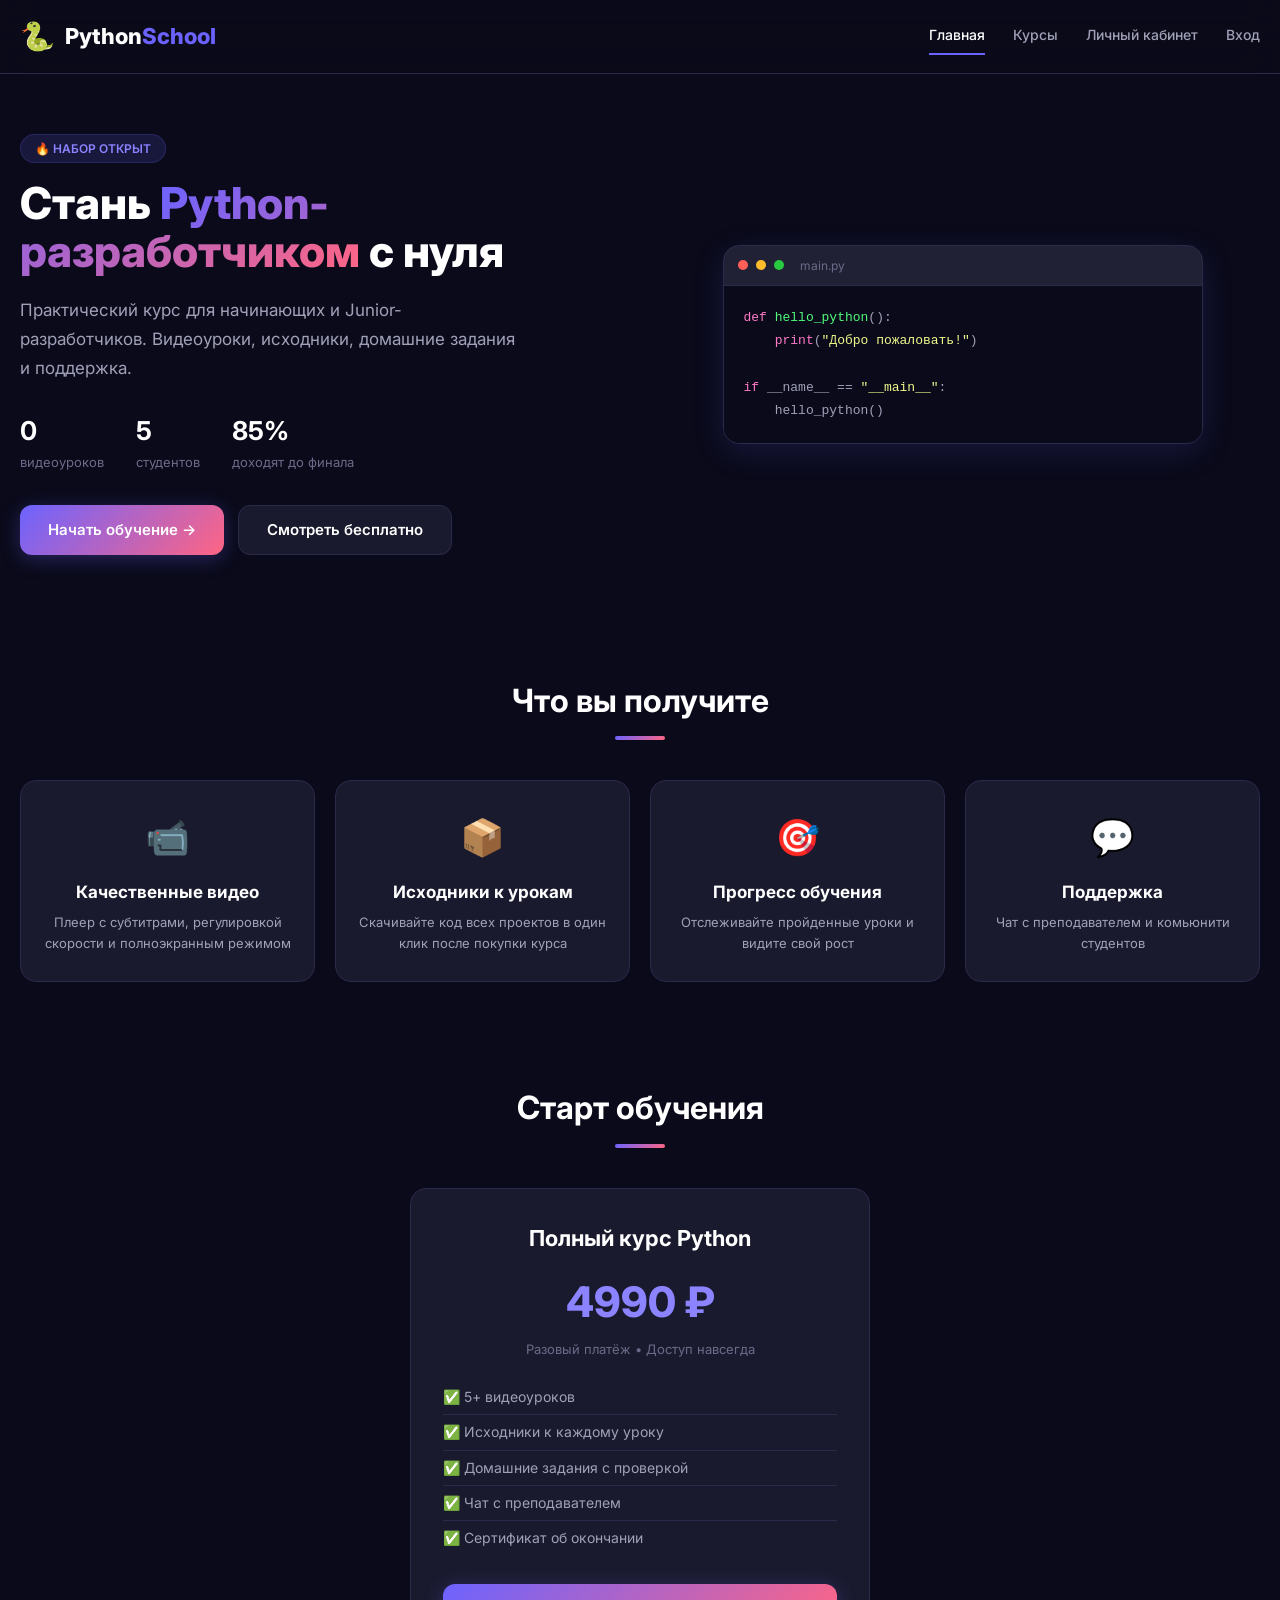
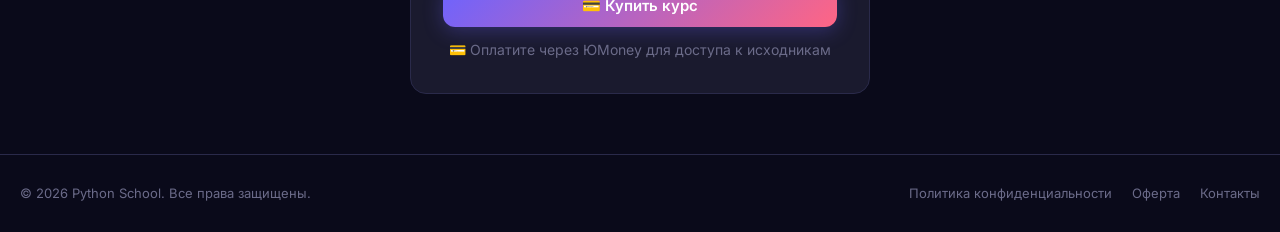
<file: my-twitch-clone/index.html>
<!DOCTYPE html>
<html lang="ru">
<head>
    <meta charset="UTF-8">
    <meta name="viewport" content="width=device-width, initial-scale=1.0">
    <title>Python School — Онлайн-школа программирования</title>
    <link rel="stylesheet" href="style.css">
    <link href="https://fonts.googleapis.com/css2?family=Inter:wght@300;400;600;700;800&display=swap" rel="stylesheet">
</head>
<body>
    <header class="header">
        <div class="container">
            <div class="header-wrapper">
                <div class="logo">
                    <span class="logo-icon">🐍</span>
                    <span class="logo-text">Python<span class="highlight">School</span></span>
                </div>
                <nav class="nav" id="mainNav">
                    <a href="index.html" class="active">Главная</a>
                    <a href="course.html">Курсы</a>
                    <a href="dashboard.html">Личный кабинет</a>
                    <a href="#" id="authLink" onclick="toggleAuth()">Вход</a>
                </nav>
                <button class="mobile-menu-btn" onclick="toggleMobileMenu()">☰</button>
            </div>
        </div>
    </header>

    <section class="hero">
        <div class="container">
            <div class="hero-grid">
                <div class="hero-content">
                    <div class="hero-badge">🔥 НАБОР ОТКРЫТ</div>
                    <h1>Стань <span class="gradient-text">Python-разработчиком</span> с нуля</h1>
                    <p class="hero-description">
                        Практический курс для начинающих и Junior-разработчиков. 
                        Видеоуроки, исходники, домашние задания и поддержка.
                    </p>
                    <div class="hero-stats">
                        <div class="stat">
                            <span class="stat-number" id="totalLessons">0</span>
                            <span class="stat-label">видеоуроков</span>
                        </div>
                        <div class="stat">
                            <span class="stat-number" id="totalStudents">0</span>
                            <span class="stat-label">студентов</span>
                        </div>
                        <div class="stat">
                            <span class="stat-number">85%</span>
                            <span class="stat-label">доходят до финала</span>
                        </div>
                    </div>
                    <div class="hero-buttons">
                        <a href="course.html" class="btn btn-primary">Начать обучение →</a>
                        <a href="course.html" class="btn btn-secondary">Смотреть бесплатно</a>
                    </div>
                </div>
                <div class="hero-image">
                    <div class="code-block">
                        <div class="code-header">
                            <span class="dot red"></span>
                            <span class="dot yellow"></span>
                            <span class="dot green"></span>
                            <span class="code-title">main.py</span>
                        </div>
                        <div class="code-body">
                            <pre><span class="code-keyword">def</span> <span class="code-function">hello_python</span>():<br>    <span class="code-keyword">print</span>(<span class="code-string">"Добро пожаловать!"</span>)<br><br><span class="code-keyword">if</span> __name__ == <span class="code-string">"__main__"</span>:<br>    hello_python()</pre>
                        </div>
                    </div>
                </div>
            </div>
        </div>
    </section>

    <section class="features">
        <div class="container">
            <h2 class="section-title">Что вы получите</h2>
            <div class="features-grid">
                <div class="feature-card">
                    <div class="feature-icon">📹</div>
                    <h3>Качественные видео</h3>
                    <p>Плеер с субтитрами, регулировкой скорости и полноэкранным режимом</p>
                </div>
                <div class="feature-card">
                    <div class="feature-icon">📦</div>
                    <h3>Исходники к урокам</h3>
                    <p>Скачивайте код всех проектов в один клик после покупки курса</p>
                </div>
                <div class="feature-card">
                    <div class="feature-icon">🎯</div>
                    <h3>Прогресс обучения</h3>
                    <p>Отслеживайте пройденные уроки и видите свой рост</p>
                </div>
                <div class="feature-card">
                    <div class="feature-icon">💬</div>
                    <h3>Поддержка</h3>
                    <p>Чат с преподавателем и комьюнити студентов</p>
                </div>
            </div>
        </div>
    </section>

    <section class="pricing">
        <div class="container">
            <h2 class="section-title">Старт обучения</h2>
            <div class="pricing-card">
                <div class="pricing-header">
                    <h3>Полный курс Python</h3>
                    <div class="price" id="coursePrice">4 990 ₽</div>
                    <p class="price-sub">Разовый платёж • Доступ навсегда</p>
                </div>
                <ul class="pricing-features">
                    <li>✅ 5+ видеоуроков</li>
                    <li>✅ Исходники к каждому уроку</li>
                    <li>✅ Домашние задания с проверкой</li>
                    <li>✅ Чат с преподавателем</li>
                    <li>✅ Сертификат об окончании</li>
                </ul>
                <button class="btn btn-primary btn-block" onclick="purchaseCourse()">💳 Купить курс</button>
                <div id="paymentStatus" style="margin-top:12px;font-size:14px;color:var(--text-muted);"></div>
            </div>
        </div>
    </section>

    <footer class="footer">
        <div class="container">
            <div class="footer-content">
                <div class="footer-copy">
                    <p>© 2026 Python School. Все права защищены.</p>
                </div>
                <div class="footer-links">
                    <a href="#">Политика конфиденциальности</a>
                    <a href="#">Оферта</a>
                    <a href="#">Контакты</a>
                </div>
            </div>
        </div>
    </footer>

    <!-- Модалка входа -->
    <div class="modal" id="authModal">
        <div class="modal-content">
            <span class="modal-close" onclick="closeAuthModal()">&times;</span>
            <h2>🔐 Вход в систему</h2>
            <form id="loginForm" onsubmit="handleLogin(event)">
                <div class="form-group">
                    <label>Email</label>
                    <input type="email" id="loginEmail" placeholder="student@python.school" required>
                </div>
                <div class="form-group">
                    <label>Пароль</label>
                    <input type="password" id="loginPassword" placeholder="••••••••" required>
                </div>
                <button type="submit" class="btn btn-primary btn-block">Войти</button>
                <p class="form-hint">
                    👤 Студент: student@python.school / python123<br>
                    👤 Админ: admin@python.school / admin123
                </p>
            </form>
        </div>
    </div>

    <!-- Модалка оплаты ЮMoney -->
    <div class="modal" id="paymentModal">
        <div class="modal-content">
            <span class="modal-close" onclick="closePaymentModal()">&times;</span>
            <h2>💳 Оплата через ЮMoney</h2>
            <div id="paymentModalContent">
                <p>Вы оплачиваете курс: <strong>Python для начинающих</strong></p>
                <p style="font-size:28px;font-weight:700;color:var(--primary-light);" id="paymentAmount">4 990 ₽</p>
                <div style="background:var(--bg-dark);padding:16px;border-radius:10px;margin:16px 0;text-align:left;">
                    <p style="font-size:13px;color:var(--text-secondary);">💳 Для оплаты переведите сумму на кошелёк ЮMoney:</p>
                    <p style="font-size:18px;font-weight:600;color:var(--primary-light);">4100111111111111</p>
                    <p style="font-size:12px;color:var(--text-muted);margin-top:4px;">В комментарии укажите ваш email</p>
                </div>
                <button class="btn btn-success btn-block" onclick="processPayment()">
                    ✅ Я оплатил(а), проверить
                </button>
                <p style="font-size:12px;color:var(--text-muted);margin-top:12px;">
                    🔒 После оплаты нажмите "Проверить" — доступ откроется автоматически
                </p>
            </div>
        </div>
    </div>

    <script src="app.js"></script>
</body>
</html>
</file>
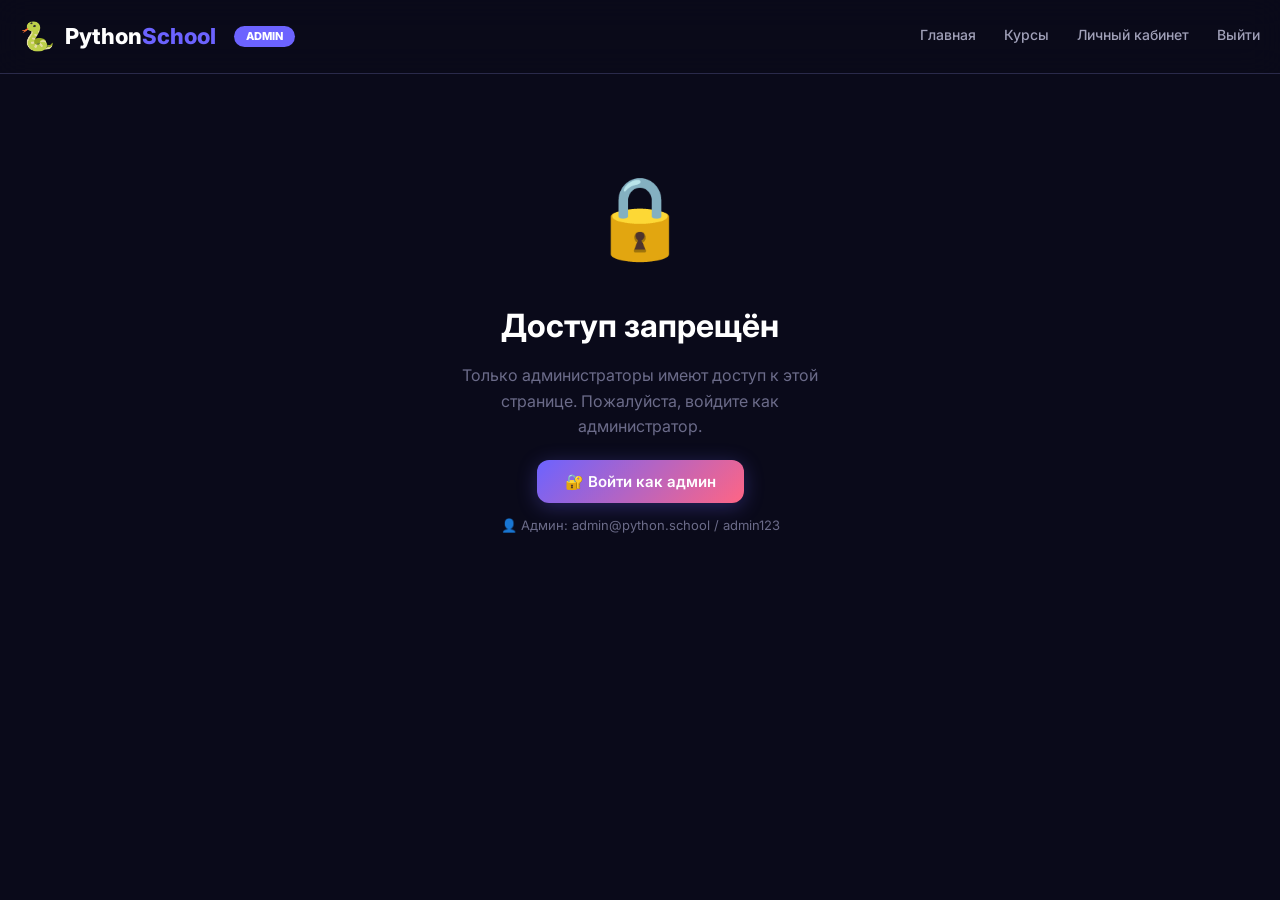
<file: my-twitch-clone/admin.html>
<!DOCTYPE html>
<html lang="ru">
<head>
    <meta charset="UTF-8">
    <meta name="viewport" content="width=device-width, initial-scale=1.0">
    <title>Админ-панель — Python School</title>
    <link rel="stylesheet" href="style.css">
    <link href="https://fonts.googleapis.com/css2?family=Inter:wght@300;400;600;700;800&display=swap" rel="stylesheet">
    <style>
        .admin-container {
            display: grid;
            grid-template-columns: 240px 1fr;
            gap: 0;
            min-height: calc(100vh - 80px);
        }
        .admin-sidebar {
            background: var(--bg-card);
            border-right: 1px solid var(--border-color);
            padding: 20px 0;
            position: sticky;
            top: 80px;
            height: calc(100vh - 80px);
            overflow-y: auto;
        }
        .admin-sidebar .sidebar-title {
            padding: 0 20px 16px;
            font-size: 12px;
            text-transform: uppercase;
            letter-spacing: 1px;
            color: var(--text-muted);
            font-weight: 600;
        }
        .admin-sidebar .nav-item {
            display: flex;
            align-items: center;
            gap: 10px;
            padding: 10px 20px;
            color: var(--text-secondary);
            cursor: pointer;
            transition: var(--transition);
            border-left: 3px solid transparent;
            font-size: 14px;
        }
        .admin-sidebar .nav-item:hover {
            background: rgba(255,255,255,0.03);
            color: var(--text-primary);
        }
        .admin-sidebar .nav-item.active {
            color: var(--text-primary);
            border-left-color: var(--primary);
            background: rgba(108,99,255,0.08);
        }
        .admin-sidebar .nav-item .badge {
            margin-left: auto;
            background: var(--primary);
            color: white;
            font-size: 11px;
            padding: 2px 10px;
            border-radius: 12px;
            font-weight: 600;
        }
        .admin-content {
            padding: 30px 36px;
            background: var(--bg-dark);
        }
        .admin-content .page-title {
            font-size: 26px;
            font-weight: 700;
            margin-bottom: 4px;
        }
        .admin-content .page-subtitle {
            color: var(--text-muted);
            margin-bottom: 28px;
            font-size: 14px;
        }
        .admin-table-wrapper {
            background: var(--bg-card);
            border-radius: var(--radius);
            border: 1px solid var(--border-color);
            overflow: hidden;
        }
        .admin-table {
            width: 100%;
            border-collapse: collapse;
            font-size: 14px;
        }
        .admin-table th {
            padding: 14px 18px;
            text-align: left;
            font-weight: 600;
            font-size: 12px;
            text-transform: uppercase;
            letter-spacing: 0.5px;
            color: var(--text-muted);
            border-bottom: 1px solid var(--border-color);
            background: rgba(255,255,255,0.02);
        }
        .admin-table td {
            padding: 12px 18px;
            border-bottom: 1px solid var(--border-color);
        }
        .admin-table tr:hover td {
            background: rgba(255,255,255,0.02);
        }
        .status-badge {
            padding: 4px 12px;
            border-radius: 12px;
            font-size: 12px;
            font-weight: 600;
            display: inline-block;
        }
        .status-badge.paid { background: rgba(76,175,80,0.15); color: #4CAF50; }
        .status-badge.unpaid { background: rgba(255,101,132,0.15); color: #FF6584; }
        .status-badge.pending { background: rgba(255,193,7,0.15); color: #FFC107; }
        .stats-grid {
            display: grid;
            grid-template-columns: repeat(auto-fit, minmax(180px, 1fr));
            gap: 16px;
            margin-bottom: 28px;
        }
        .stat-card {
            background: var(--bg-card);
            padding: 18px 22px;
            border-radius: var(--radius);
            border: 1px solid var(--border-color);
        }
        .stat-card .stat-value {
            font-size: 28px;
            font-weight: 700;
        }
        .stat-card .stat-label {
            color: var(--text-muted);
            font-size: 13px;
            margin-top: 2px;
        }
        .admin-form {
            background: var(--bg-card);
            padding: 28px;
            border-radius: var(--radius);
            border: 1px solid var(--border-color);
            max-width: 580px;
        }
        .admin-form .form-group { margin-bottom: 16px; }
        .admin-form .form-group label {
            display: block;
            margin-bottom: 4px;
            font-weight: 500;
            font-size: 14px;
        }
        .admin-form .form-group input,
        .admin-form .form-group textarea,
        .admin-form .form-group select {
            width: 100%;
            padding: 10px 14px;
            background: var(--bg-dark);
            border: 1px solid var(--border-color);
            border-radius: 10px;
            color: var(--text-primary);
            font-size: 14px;
            font-family: 'Inter', sans-serif;
        }
        .admin-form .form-group input:focus,
        .admin-form .form-group textarea:focus {
            outline: none;
            border-color: var(--primary);
            box-shadow: 0 0 0 3px rgba(108,99,255,0.15);
        }
        .admin-form .form-row {
            display: grid;
            grid-template-columns: 1fr 1fr;
            gap: 14px;
        }
        .admin-section { display: none; }
        .admin-section.active { display: block; }
        .btn-sm { padding: 4px 12px; font-size: 12px; }
        .btn-danger { background: rgba(255,101,132,0.1); color: #FF6584; }
        .btn-danger:hover { background: rgba(255,101,132,0.2); }
        
        .access-denied {
            display: flex;
            flex-direction: column;
            align-items: center;
            justify-content: center;
            min-height: 60vh;
            text-align: center;
        }
        .access-denied .lock-icon { font-size: 80px; margin-bottom: 20px; }
        .access-denied h1 { font-size: 32px; margin-bottom: 12px; }
        .access-denied p { color: var(--text-muted); font-size: 16px; max-width: 400px; }

        /* Preview видео в админке */
        .video-preview {
            max-width: 200px;
            border-radius: 8px;
            border: 1px solid var(--border-color);
        }
        
        @media (max-width: 1024px) {
            .admin-container { grid-template-columns: 1fr; }
            .admin-sidebar {
                position: static;
                height: auto;
                border-right: none;
                border-bottom: 1px solid var(--border-color);
                display: flex;
                flex-wrap: wrap;
                gap: 4px;
                padding: 12px 16px;
            }
            .admin-sidebar .sidebar-title { display: none; }
            .admin-sidebar .nav-item { padding: 6px 14px; border-left: none; border-radius: 8px; font-size: 13px; }
            .admin-sidebar .nav-item.active { border-left: none; background: var(--primary); color: white; }
            .admin-content { padding: 16px; }
            .admin-form .form-row { grid-template-columns: 1fr; }
        }
        @media (max-width: 600px) {
            .admin-table { font-size: 12px; }
            .admin-table th, .admin-table td { padding: 8px 10px; }
            .stats-grid { grid-template-columns: 1fr 1fr; }
            .admin-form { padding: 16px; }
        }
    </style>
</head>
<body>
    <header class="header">
        <div class="container">
            <div class="header-wrapper">
                <div class="logo">
                    <span class="logo-icon">🐍</span>
                    <span class="logo-text">Python<span class="highlight">School</span></span>
                    <span style="font-size:11px;background:var(--primary);padding:2px 12px;border-radius:12px;margin-left:8px;">ADMIN</span>
                </div>
                <nav class="nav" id="mainNav">
                    <a href="index.html">Главная</a>
                    <a href="course.html">Курсы</a>
                    <a href="dashboard.html">Личный кабинет</a>
                    <a href="#" onclick="logout()">Выйти</a>
                </nav>
                <button class="mobile-menu-btn" onclick="toggleMobileMenu()">☰</button>
            </div>
        </div>
    </header>

    <div id="adminContent" style="display:none;">
        <div class="admin-container">
            <aside class="admin-sidebar">
                <div class="sidebar-title">📋 Меню</div>
                <div class="nav-item active" onclick="switchAdminSection('dashboard')">📊 Панель</div>
                <div class="nav-item" onclick="switchAdminSection('students')">👨‍🎓 Студенты <span class="badge" id="studentsBadge">0</span></div>
                <div class="nav-item" onclick="switchAdminSection('courses')">📚 Курсы <span class="badge" id="coursesBadge">0</span></div>
                <div class="nav-item" onclick="switchAdminSection('videos')">🎬 Видео <span class="badge" id="videosBadge">0</span></div>
                <div class="nav-item" onclick="switchAdminSection('files')">📦 Исходники <span class="badge" id="filesBadge">0</span></div>
                <div class="nav-item" onclick="switchAdminSection('payments')">💳 Оплаты <span class="badge" id="paymentsBadge">0</span></div>
                <div class="nav-item" onclick="switchAdminSection('settings')">⚙️ Настройки</div>
                <div class="nav-item" onclick="exportData()" style="border-top:1px solid var(--border-color);margin-top:8px;padding-top:12px;">📤 Экспорт</div>
            </aside>

            <main class="admin-content">
                <!-- DASHBOARD -->
                <div class="admin-section active" id="section-dashboard">
                    <h1 class="page-title">📊 Панель управления</h1>
                    <p class="page-subtitle">Общая статистика платформы</p>
                    <div class="stats-grid" id="statsGrid">
                        <div class="stat-card"><div class="stat-value" id="statStudents">0</div><div class="stat-label">👨‍🎓 Студентов</div></div>
                        <div class="stat-card"><div class="stat-value" id="statPaid">0</div><div class="stat-label">💰 Оплатили</div></div>
                        <div class="stat-card"><div class="stat-value" id="statLessons">0</div><div class="stat-label">📹 Уроков</div></div>
                        <div class="stat-card"><div class="stat-value" id="statRevenue">0 ₽</div><div class="stat-label">💵 Выручка</div></div>
                    </div>
                    <div style="display:grid;grid-template-columns:1fr 1fr;gap:20px;">
                        <div class="admin-table-wrapper">
                            <div style="padding:12px 18px;border-bottom:1px solid var(--border-color);font-weight:600;font-size:14px;">🕐 Последние студенты</div>
                            <table class="admin-table"><tbody id="recentStudentsBody"></tbody></table>
                        </div>
                        <div class="admin-table-wrapper">
                            <div style="padding:12px 18px;border-bottom:1px solid var(--border-color);font-weight:600;font-size:14px;">🎬 Последние видео</div>
                            <table class="admin-table"><tbody id="recentVideosBody"></tbody></table>
                        </div>
                    </div>
                </div>

                <!-- STUDENTS -->
                <div class="admin-section" id="section-students">
                    <div style="display:flex;justify-content:space-between;align-items:center;flex-wrap:wrap;gap:12px;margin-bottom:20px;">
                        <div><h1 class="page-title" style="margin-bottom:0;">👨‍🎓 Студенты</h1></div>
                        <button class="btn btn-primary" onclick="addStudent()">+ Добавить</button>
                    </div>
                    <div class="admin-table-wrapper">
                        <table class="admin-table">
                            <thead><tr><th>#</th><th>Имя</th><th>Email</th><th>Курс</th><th>Оплата</th><th>Прогресс</th><th>Действия</th></tr></thead>
                            <tbody id="studentsBody"></tbody>
                        </table>
                    </div>
                </div>

                <!-- COURSES -->
                <div class="admin-section" id="section-courses">
                    <div style="display:flex;justify-content:space-between;align-items:center;flex-wrap:wrap;gap:12px;margin-bottom:20px;">
                        <div><h1 class="page-title" style="margin-bottom:0;">📚 Курсы</h1></div>
                        <button class="btn btn-primary" onclick="document.getElementById('addCourseForm').style.display='block';document.getElementById('addCourseForm').scrollIntoView({behavior:'smooth'});">+ Создать</button>
                    </div>
                    <div class="admin-table-wrapper">
                        <table class="admin-table">
                            <thead><tr><th>Название</th><th>Цена</th><th>Уроков</th><th>Студентов</th><th>Действия</th></tr></thead>
                            <tbody id="coursesBody"></tbody>
                        </table>
                    </div>
                    <div id="addCourseForm" style="display:none;margin-top:20px;">
                        <div class="admin-form">
                            <h3 style="margin-bottom:16px;">📚 Новый курс</h3>
                            <form onsubmit="createCourse(event)">
                                <div class="form-group"><label>Название</label><input type="text" id="courseTitle" required></div>
                                <div class="form-group"><label>Описание</label><textarea id="courseDescription" rows="2"></textarea></div>
                                <div class="form-row">
                                    <div class="form-group"><label>Цена (₽)</label><input type="number" id="coursePrice" value="4990"></div>
                                    <div class="form-group"><label>Уровень</label><select id="courseLevel"><option value="0">Начинающий</option><option value="1">Junior</option></select></div>
                                </div>
                                <div style="display:flex;gap:10px;">
                                    <button type="submit" class="btn btn-primary">Создать</button>
                                    <button type="button" class="btn btn-secondary" onclick="document.getElementById('addCourseForm').style.display='none'">Отмена</button>
                                </div>
                            </form>
                        </div>
                    </div>
                </div>

                <!-- VIDEOS - с загрузкой видео -->
                <div class="admin-section" id="section-videos">
                    <div style="display:flex;justify-content:space-between;align-items:center;flex-wrap:wrap;gap:12px;margin-bottom:20px;">
                        <div><h1 class="page-title" style="margin-bottom:0;">🎬 Видео</h1></div>
                        <button class="btn btn-primary" onclick="document.getElementById('addVideoForm').style.display='block';document.getElementById('addVideoForm').scrollIntoView({behavior:'smooth'});">+ Загрузить видео</button>
                    </div>
                    <div class="admin-table-wrapper">
                        <table class="admin-table">
                            <thead><tr><th>Название</th><th>Курс</th><th>Длительность</th><th>Превью</th><th>Действия</th></tr></thead>
                            <tbody id="videosBody"></tbody>
                        </table>
                    </div>
                    <div id="addVideoForm" style="display:none;margin-top:20px;">
                        <div class="admin-form">
                            <h3 style="margin-bottom:16px;">🎬 Загрузить видео</h3>
                            <form onsubmit="createVideo(event)">
                                <div class="form-group">
                                    <label>Название урока</label>
                                    <input type="text" id="videoTitle" required>
                                </div>
                                <div class="form-group">
                                    <label>Курс</label>
                                    <select id="videoCourse"></select>
                                </div>
                                <div class="form-group">
                                    <label>Видеофайл (MP4)</label>
                                    <input type="file" id="videoFile" accept="video/mp4,video/webm,video/ogg" required>
                                    <div style="font-size:12px;color:var(--text-muted);margin-top:4px;">
                                        Поддерживаются: MP4, WebM, OGG. Максимальный размер: 100MB
                                    </div>
                                </div>
                                <div class="form-row">
                                    <div class="form-group">
                                        <label>Длительность (мин)</label>
                                        <input type="number" id="videoDuration" value="15">
                                    </div>
                                    <div class="form-group">
                                        <label>Порядок</label>
                                        <input type="number" id="videoOrder" value="1">
                                    </div>
                                </div>
                                <div style="display:flex;gap:10px;">
                                    <button type="submit" class="btn btn-primary">Загрузить</button>
                                    <button type="button" class="btn btn-secondary" onclick="document.getElementById('addVideoForm').style.display='none'">Отмена</button>
                                </div>
                            </form>
                        </div>
                    </div>
                </div>

                <!-- FILES -->
                <div class="admin-section" id="section-files">
                    <div style="display:flex;justify-content:space-between;align-items:center;flex-wrap:wrap;gap:12px;margin-bottom:20px;">
                        <div><h1 class="page-title" style="margin-bottom:0;">📦 Исходники</h1></div>
                        <button class="btn btn-primary" onclick="document.getElementById('addFileForm').style.display='block';document.getElementById('addFileForm').scrollIntoView({behavior:'smooth'});">+ Загрузить</button>
                    </div>
                    <div class="admin-table-wrapper">
                        <table class="admin-table">
                            <thead><tr><th>Имя</th><th>Урок</th><th>Размер</th><th>Действия</th></tr></thead>
                            <tbody id="filesBody"></tbody>
                        </table>
                    </div>
                    <div id="addFileForm" style="display:none;margin-top:20px;">
                        <div class="admin-form">
                            <h3 style="margin-bottom:16px;">📦 Загрузить файл</h3>
                            <form onsubmit="uploadFile(event)">
                                <div class="form-group"><label>Урок</label><select id="fileLesson"></select></div>
                                <div class="form-group"><label>Название файла</label><input type="text" id="fileName" placeholder="lesson_1_example.py"></div>
                                <div class="form-group"><label>Файл</label><input type="file" id="fileInput" required></div>
                                <div style="display:flex;gap:10px;">
                                    <button type="submit" class="btn btn-primary">Загрузить</button>
                                    <button type="button" class="btn btn-secondary" onclick="document.getElementById('addFileForm').style.display='none'">Отмена</button>
                                </div>
                            </form>
                        </div>
                    </div>
                </div>

                <!-- PAYMENTS -->
                <div class="admin-section" id="section-payments">
                    <h1 class="page-title">💳 Оплаты</h1>
                    <p class="page-subtitle">История транзакций</p>
                    <div class="admin-table-wrapper">
                        <table class="admin-table">
                            <thead><tr><th>#</th><th>Студент</th><th>Курс</th><th>Сумма</th><th>Дата</th><th>Статус</th><th>Действия</th></tr></thead>
                            <tbody id="paymentsBody"></tbody>
                        </table>
                    </div>
                </div>

                <!-- SETTINGS -->
                <div class="admin-section" id="section-settings">
                    <h1 class="page-title">⚙️ Настройки</h1>
                    <p class="page-subtitle">Настройки платформы</p>
                    <div class="admin-form">
                        <h3 style="margin-bottom:16px;">💳 ЮMoney (Яндекс.Деньги)</h3>
                        <form onsubmit="savePaymentSettings(event)">
                            <div class="form-group"><label>Номер кошелька ЮMoney</label>
                                <input type="text" id="yoomoneyWallet" placeholder="4100111111111111">
                            </div>
                            <div class="form-group"><label>Тестовый режим</label>
                                <select id="yoomoneyTestMode">
                                    <option value="true">✅ Включен (автоподтверждение)</option>
                                    <option value="false">❌ Выключен (ручное подтверждение)</option>
                                </select>
                            </div>
                            <button type="submit" class="btn btn-primary">Сохранить</button>
                        </form>
                    </div>
                    <div class="admin-form" style="margin-top:20px;">
                        <h3 style="margin-bottom:16px;">⚙️ Общие</h3>
                        <div class="form-group"><label>Название школы</label><input type="text" id="settingsSchoolName" value="Python School"></div>
                        <div class="form-group"><label>Email администратора</label><input type="email" id="settingsAdminEmail" value="admin@python.school"></div>
                        <div class="form-group"><label>Цена курса (₽)</label><input type="number" id="settingsDefaultPrice" value="4990"></div>
                        <button class="btn btn-primary" onclick="saveSettings()">Сохранить</button>
                    </div>
                </div>
            </main>
        </div>
    </div>

    <div id="accessDenied" style="display:none;">
        <div class="container">
            <div class="access-denied">
                <div class="lock-icon">🔒</div>
                <h1>Доступ запрещён</h1>
                <p>Только администраторы имеют доступ к этой странице. Пожалуйста, войдите как администратор.</p>
                <button class="btn btn-primary" onclick="toggleAuth()" style="margin-top:20px;">🔐 Войти как админ</button>
                <p style="margin-top:12px;font-size:13px;color:var(--text-muted);">
                    👤 Админ: admin@python.school / admin123
                </p>
            </div>
        </div>
    </div>

    <!-- Модалка входа -->
    <div class="modal" id="authModal">
        <div class="modal-content">
            <span class="modal-close" onclick="closeAuthModal()">&times;</span>
            <h2>🔐 Вход в систему</h2>
            <form id="loginForm" onsubmit="handleLogin(event)">
                <div class="form-group">
                    <label>Email</label>
                    <input type="email" id="loginEmail" placeholder="admin@python.school" required>
                </div>
                <div class="form-group">
                    <label>Пароль</label>
                    <input type="password" id="loginPassword" placeholder="••••••••" required>
                </div>
                <button type="submit" class="btn btn-primary btn-block">Войти</button>
                <p class="form-hint">
                    👤 Админ: admin@python.school / admin123<br>
                    👤 Студент: student@python.school / python123
                </p>
            </form>
        </div>
    </div>

    <!-- Модалка редактирования студента -->
    <div class="modal" id="editStudentModal">
        <div class="modal-content">
            <span class="modal-close" onclick="document.getElementById('editStudentModal').classList.remove('active')">&times;</span>
            <h2>✏️ Редактировать студента</h2>
            <form id="editStudentForm" onsubmit="updateStudent(event)">
                <input type="hidden" id="editStudentId">
                <div class="form-group"><label>Имя</label><input type="text" id="editStudentName" required></div>
                <div class="form-group"><label>Email</label><input type="email" id="editStudentEmail" required></div>
                <div class="form-group"><label>Курс</label><select id="editStudentCourse"></select></div>
                <div class="form-group"><label>Оплата</label>
                    <select id="editStudentPaid"><option value="true">✅ Оплачено</option><option value="false">❌ Не оплачено</option></select>
                </div>
                <button type="submit" class="btn btn-primary btn-block">Сохранить</button>
            </form>
        </div>
    </div>

    <script src="app.js"></script>
</body>
</html>
</file>
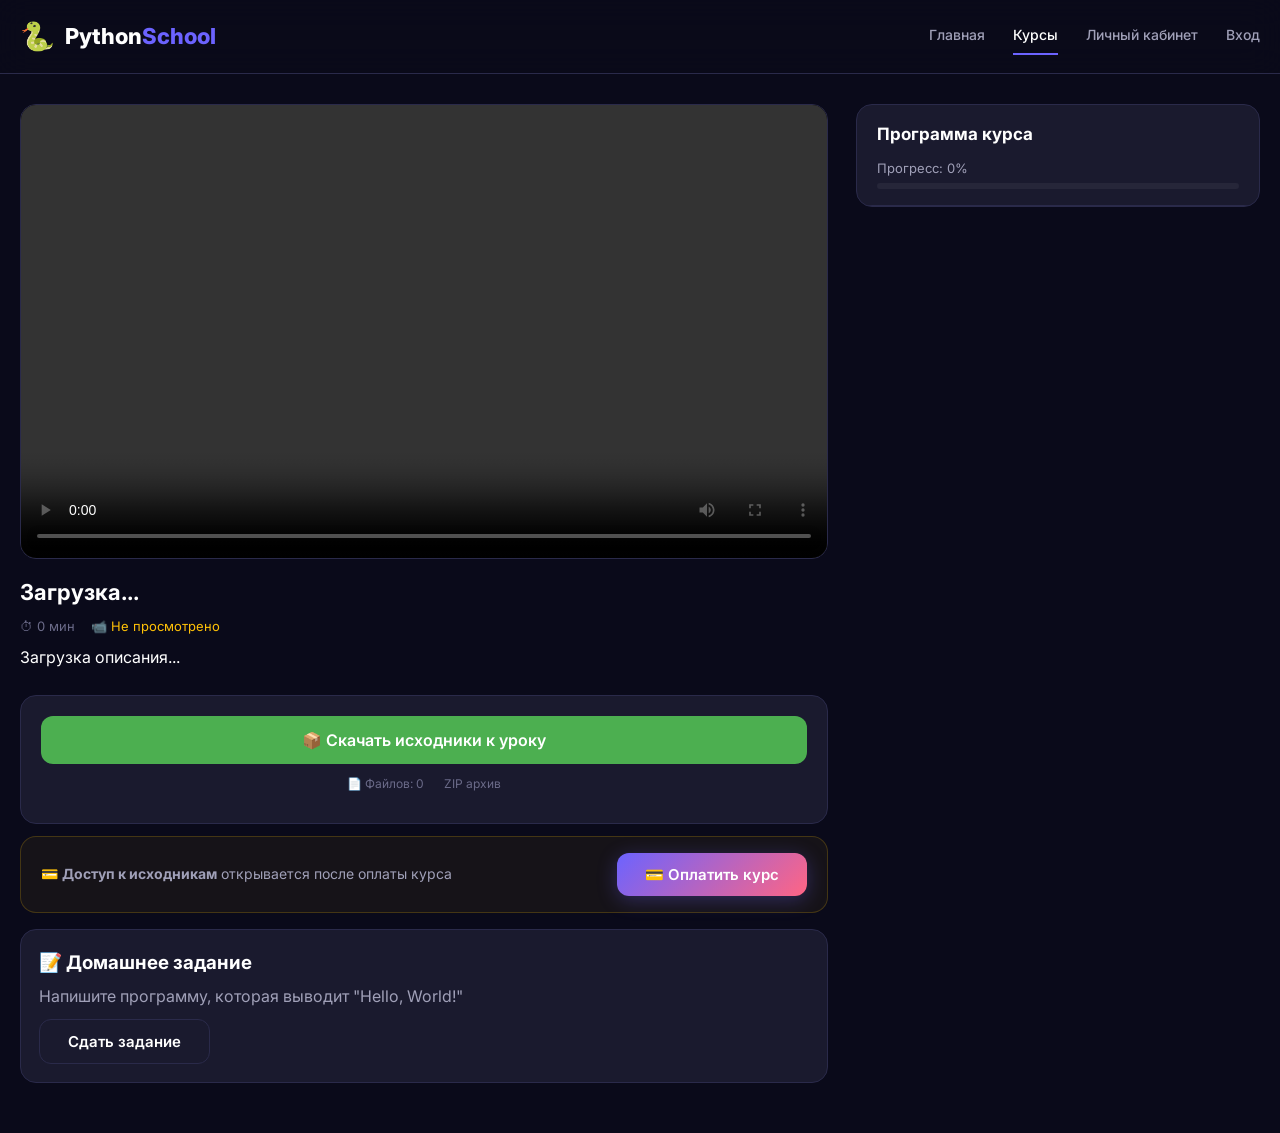
<file: my-twitch-clone/course.html>
<!DOCTYPE html>
<html lang="ru">
<head>
    <meta charset="UTF-8">
    <meta name="viewport" content="width=device-width, initial-scale=1.0">
    <title>Курс Python — Python School</title>
    <link rel="stylesheet" href="style.css">
    <link href="https://fonts.googleapis.com/css2?family=Inter:wght@300;400;600;700;800&display=swap" rel="stylesheet">
</head>
<body>
    <header class="header">
        <div class="container">
            <div class="header-wrapper">
                <div class="logo">
                    <span class="logo-icon">🐍</span>
                    <span class="logo-text">Python<span class="highlight">School</span></span>
                </div>
                <nav class="nav" id="mainNav">
                    <a href="index.html">Главная</a>
                    <a href="course.html" class="active">Курсы</a>
                    <a href="dashboard.html">Личный кабинет</a>
                    <a href="#" id="authLink" onclick="toggleAuth()">Вход</a>
                </nav>
                <button class="mobile-menu-btn" onclick="toggleMobileMenu()">☰</button>
            </div>
        </div>
    </header>

    <section class="course-page">
        <div class="container">
            <div class="course-layout">
                <!-- Левая колонка -->
                <div class="course-video-column">
                    <div class="video-container">
                        <div class="video-wrapper" id="videoWrapper">
                            <video id="courseVideo" controls>
                                <source id="videoSource" src="" type="video/mp4">
                                Ваш браузер не поддерживает видео
                            </video>
                            <div class="video-controls" id="videoControls">
                                <button onclick="togglePlay()" id="playBtn">▶</button>
                                <input type="range" id="progressBar" value="0" min="0" max="100">
                                <span id="timeDisplay">0:00 / 0:00</span>
                                <button onclick="toggleSpeed()" id="speedBtn">1x</button>
                                <button onclick="toggleFullscreen()">⛶</button>
                            </div>
                        </div>
                    </div>

                    <div class="lesson-info">
                        <h2 id="lessonTitle">Загрузка...</h2>
                        <div class="lesson-meta">
                            <span class="lesson-duration" id="lessonDuration">⏱ 0 мин</span>
                            <span class="lesson-status" id="lessonStatus">📹 Не просмотрено</span>
                        </div>
                        <p id="lessonDescription">Загрузка описания...</p>
                    </div>

                    <div class="download-section">
                        <button class="btn btn-success btn-download" id="downloadBtn" onclick="downloadSources()">
                            📦 Скачать исходники к уроку
                        </button>
                        <div class="download-info" id="downloadInfo">
                            <span class="file-size">📄 Файлов: 0</span>
                            <span class="file-format">ZIP архив</span>
                        </div>
                        <div class="download-message" id="downloadMessage"></div>
                    </div>

                    <div class="payment-section" id="paymentSection">
                        <div class="payment-info" id="paymentInfo">
                            <p>💳 <strong>Доступ к исходникам</strong> открывается после оплаты курса</p>
                            <button class="btn btn-primary" onclick="purchaseCourse()">💳 Оплатить курс</button>
                        </div>
                    </div>

                    <div class="homework-section">
                        <h3>📝 Домашнее задание</h3>
                        <p id="homeworkText">Напишите программу, которая выводит "Hello, World!"</p>
                        <button class="btn btn-secondary" onclick="showHomework()">Сдать задание</button>
                    </div>
                </div>

                <!-- Правая колонка -->
                <div class="course-lessons-column">
                    <div class="lessons-panel">
                        <div class="panel-header">
                            <h3>Программа курса</h3>
                            <div class="progress-info">
                                <span>Прогресс: <span id="totalProgress">0</span>%</span>
                                <div class="progress-bar">
                                    <div class="progress-fill" id="progressFill" style="width: 0%"></div>
                                </div>
                            </div>
                        </div>
                        <ul class="lesson-list" id="lessonList"></ul>
                    </div>
                </div>
            </div>
        </div>
    </section>

    <!-- Модалка ДЗ -->
    <div class="modal" id="homeworkModal">
        <div class="modal-content">
            <span class="modal-close" onclick="closeHomeworkModal()">&times;</span>
            <h2>📝 Сдать домашнее задание</h2>
            <form id="homeworkForm" onsubmit="submitHomework(event)">
                <div class="form-group">
                    <label>Загрузите файл (.py или .zip)</label>
                    <input type="file" id="homeworkFile" accept=".py,.zip" required>
                </div>
                <div class="form-group">
                    <label>Комментарий к решению</label>
                    <textarea id="homeworkComment" rows="4" placeholder="Опишите ваше решение..."></textarea>
                </div>
                <button type="submit" class="btn btn-primary btn-block">Отправить на проверку</button>
            </form>
        </div>
    </div>

    <!-- Модалка оплаты -->
    <div class="modal" id="paymentModal">
        <div class="modal-content">
            <span class="modal-close" onclick="closePaymentModal()">&times;</span>
            <h2>💳 Оплата через ЮMoney</h2>
            <div id="paymentModalContent">
                <p>Вы оплачиваете курс: <strong id="paymentCourseName">Python для начинающих</strong></p>
                <p style="font-size:28px;font-weight:700;color:var(--primary-light);" id="paymentAmount">4 990 ₽</p>
                <div style="background:var(--bg-dark);padding:16px;border-radius:10px;margin:16px 0;text-align:left;">
                    <p style="font-size:13px;color:var(--text-secondary);">💳 Для оплаты переведите сумму на кошелёк ЮMoney:</p>
                    <p style="font-size:18px;font-weight:600;color:var(--primary-light);">4100111111111111</p>
                    <p style="font-size:12px;color:var(--text-muted);margin-top:4px;">В комментарии укажите ваш email</p>
                </div>
                <button class="btn btn-success btn-block" onclick="processPayment()">
                    ✅ Я оплатил(а), проверить
                </button>
                <p style="font-size:12px;color:var(--text-muted);margin-top:12px;">
                    🔒 После оплаты нажмите "Проверить" — доступ откроется автоматически
                </p>
            </div>
        </div>
    </div>

    <!-- Модалка входа -->
    <div class="modal" id="authModal">
        <div class="modal-content">
            <span class="modal-close" onclick="closeAuthModal()">&times;</span>
            <h2>🔐 Вход в систему</h2>
            <form id="loginForm" onsubmit="handleLogin(event)">
                <div class="form-group">
                    <label>Email</label>
                    <input type="email" id="loginEmail" placeholder="student@python.school" required>
                </div>
                <div class="form-group">
                    <label>Пароль</label>
                    <input type="password" id="loginPassword" placeholder="••••••••" required>
                </div>
                <button type="submit" class="btn btn-primary btn-block">Войти</button>
                <p class="form-hint">
                    👤 Студент: student@python.school / python123<br>
                    👤 Админ: admin@python.school / admin123
                </p>
            </form>
        </div>
    </div>

    <script src="app.js"></script>
</body>
</html>
</file>
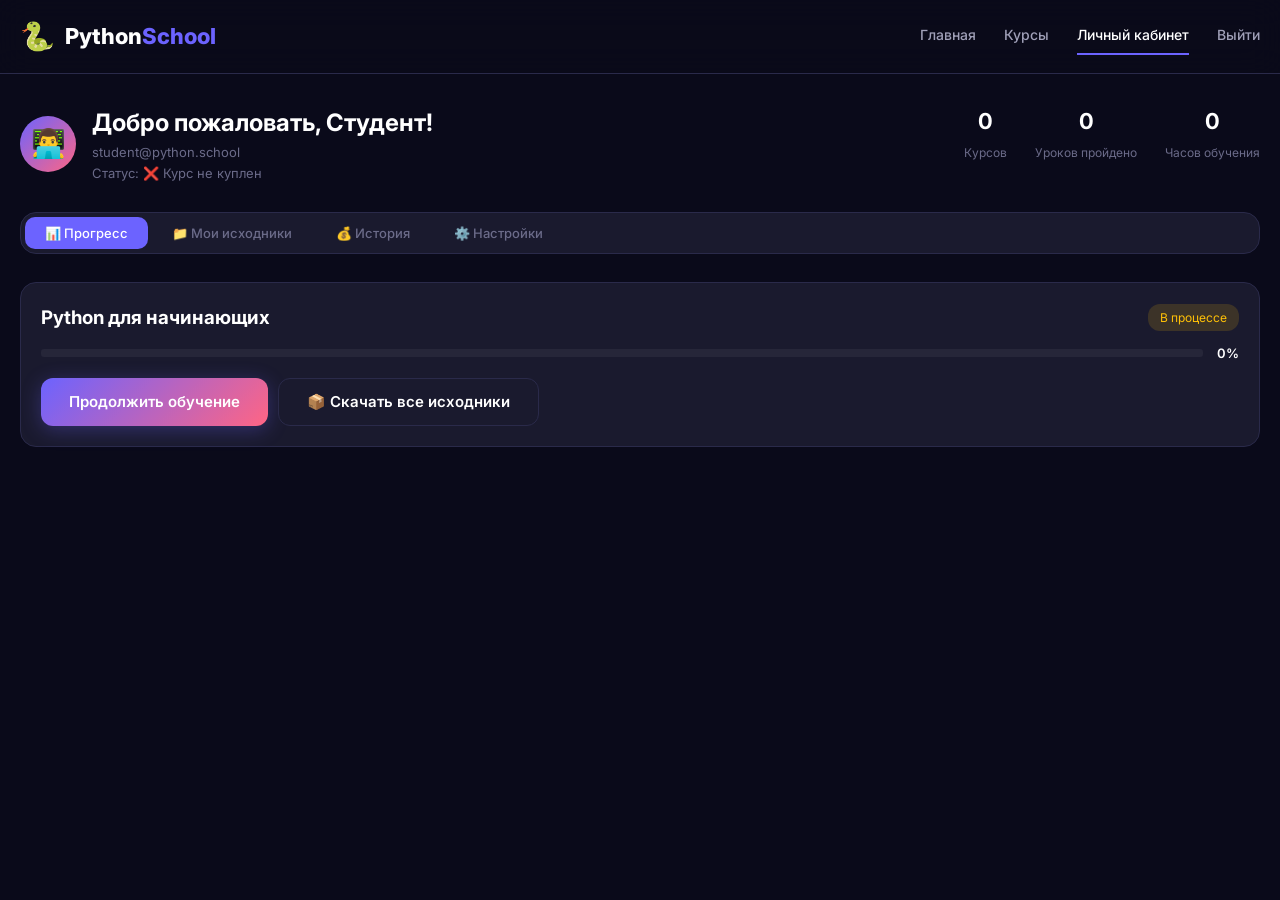
<file: my-twitch-clone/dashboard.html>
<!DOCTYPE html>
<html lang="ru">
<head>
    <meta charset="UTF-8">
    <meta name="viewport" content="width=device-width, initial-scale=1.0">
    <title>Личный кабинет — Python School</title>
    <link rel="stylesheet" href="style.css">
    <link href="https://fonts.googleapis.com/css2?family=Inter:wght@300;400;600;700;800&display=swap" rel="stylesheet">
</head>
<body>
    <header class="header">
        <div class="container">
            <div class="header-wrapper">
                <div class="logo">
                    <span class="logo-icon">🐍</span>
                    <span class="logo-text">Python<span class="highlight">School</span></span>
                </div>
                <nav class="nav" id="mainNav">
                    <a href="index.html">Главная</a>
                    <a href="course.html">Курсы</a>
                    <a href="dashboard.html" class="active">Личный кабинет</a>
                    <a href="#" onclick="logout()">Выйти</a>
                </nav>
                <button class="mobile-menu-btn" onclick="toggleMobileMenu()">☰</button>
            </div>
        </div>
    </header>

    <section class="dashboard">
        <div class="container">
            <div class="dashboard-header">
                <div class="user-info">
                    <div class="user-avatar">👨‍💻</div>
                    <div>
                        <h1>Добро пожаловать, <span id="userName">Студент!</span></h1>
                        <p class="user-email" id="userEmail">student@python.school</p>
                        <p class="user-status" style="font-size:13px;color:var(--text-muted);">
                            Статус: <span id="userPaidStatus">❌ Курс не куплен</span>
                        </p>
                        <p class="user-role" id="userRole" style="font-size:12px;color:var(--text-muted);"></p>
                    </div>
                </div>
                <div class="user-stats">
                    <div class="stat-badge">
                        <span class="stat-number" id="coursesCount">0</span>
                        <span class="stat-label">Курсов</span>
                    </div>
                    <div class="stat-badge">
                        <span class="stat-number" id="lessonsCompleted">0</span>
                        <span class="stat-label">Уроков пройдено</span>
                    </div>
                    <div class="stat-badge">
                        <span class="stat-number" id="totalHours">0</span>
                        <span class="stat-label">Часов обучения</span>
                    </div>
                </div>
            </div>

            <div class="dashboard-tabs">
                <button class="tab-btn active" onclick="switchTab('progress')">📊 Прогресс</button>
                <button class="tab-btn" onclick="switchTab('files')">📁 Мои исходники</button>
                <button class="tab-btn" onclick="switchTab('history')">💰 История</button>
                <button class="tab-btn" onclick="switchTab('settings')">⚙️ Настройки</button>
            </div>

            <!-- Вкладка: Прогресс -->
            <div class="tab-content active" id="tab-progress">
                <div class="course-progress-card">
                    <div class="course-card-header">
                        <h3>Python для начинающих</h3>
                        <span class="course-status" id="courseStatus">В процессе</span>
                    </div>
                    <div class="course-progress-bar">
                        <div class="progress-bar">
                            <div class="progress-fill" id="dashboardProgressFill" style="width: 0%"></div>
                        </div>
                        <span class="progress-text" id="dashboardProgressText">0%</span>
                    </div>
                    <div class="course-actions">
                        <a href="course.html" class="btn btn-primary">Продолжить обучение</a>
                        <button class="btn btn-secondary" onclick="downloadAllSources()">📦 Скачать все исходники</button>
                    </div>
                </div>
            </div>

            <!-- Вкладка: Исходники -->
            <div class="tab-content" id="tab-files">
                <div class="files-library">
                    <h3>📁 Библиотека исходников</h3>
                    <div id="filesAccessMessage" style="padding:20px;background:var(--bg-card);border-radius:var(--radius);border:1px solid var(--border-color);margin-bottom:20px;">
                        <p id="filesAccessText">💳 Купите курс, чтобы получить доступ к исходникам</p>
                        <button class="btn btn-primary" onclick="purchaseCourse()">💳 Купить курс</button>
                    </div>
                    <div class="files-grid" id="filesGrid"></div>
                </div>
            </div>

            <!-- Вкладка: История -->
            <div class="tab-content" id="tab-history">
                <div class="history-list">
                    <h3>💰 История платежей</h3>
                    <div class="admin-table-wrapper">
                        <table class="admin-table">
                            <thead>
                                <tr>
                                    <th>Дата</th>
                                    <th>Курс</th>
                                    <th>Сумма</th>
                                    <th>Статус</th>
                                </tr>
                            </thead>
                            <tbody id="historyBody"></tbody>
                        </table>
                    </div>
                </div>
            </div>

            <!-- Вкладка: Настройки -->
            <div class="tab-content" id="tab-settings">
                <div class="settings-form">
                    <h3>⚙️ Настройки профиля</h3>
                    <form id="settingsForm" onsubmit="updateSettings(event)">
                        <div class="form-group">
                            <label>Имя пользователя</label>
                            <input type="text" id="settingsName" value="Студент">
                        </div>
                        <div class="form-group">
                            <label>Email</label>
                            <input type="email" id="settingsEmail" value="student@python.school">
                        </div>
                        <div class="form-group">
                            <label>Новый пароль</label>
                            <input type="password" id="settingsPassword" placeholder="••••••••">
                        </div>
                        <button type="submit" class="btn btn-primary">Сохранить изменения</button>
                    </form>
                </div>
            </div>
        </div>
    </section>

    <!-- Модалка оплаты -->
    <div class="modal" id="paymentModal">
        <div class="modal-content">
            <span class="modal-close" onclick="closePaymentModal()">&times;</span>
            <h2>💳 Оплата через ЮMoney</h2>
            <div id="paymentModalContent">
                <p>Вы оплачиваете курс: <strong>Python для начинающих</strong></p>
                <p style="font-size:28px;font-weight:700;color:var(--primary-light);">4 990 ₽</p>
                <div style="background:var(--bg-dark);padding:16px;border-radius:10px;margin:16px 0;text-align:left;">
                    <p style="font-size:13px;color:var(--text-secondary);">💳 Для оплаты переведите сумму на кошелёк ЮMoney:</p>
                    <p style="font-size:18px;font-weight:600;color:var(--primary-light);">4100111111111111</p>
                    <p style="font-size:12px;color:var(--text-muted);margin-top:4px;">В комментарии укажите ваш email</p>
                </div>
                <button class="btn btn-success btn-block" onclick="processPayment()">
                    ✅ Я оплатил(а), проверить
                </button>
                <p style="font-size:12px;color:var(--text-muted);margin-top:12px;">
                    🔒 После оплаты нажмите "Проверить" — доступ откроется автоматически
                </p>
            </div>
        </div>
    </div>

    <!-- Модалка входа -->
    <div class="modal" id="authModal">
        <div class="modal-content">
            <span class="modal-close" onclick="closeAuthModal()">&times;</span>
            <h2>🔐 Вход в систему</h2>
            <form id="loginForm" onsubmit="handleLogin(event)">
                <div class="form-group">
                    <label>Email</label>
                    <input type="email" id="loginEmail" placeholder="student@python.school" required>
                </div>
                <div class="form-group">
                    <label>Пароль</label>
                    <input type="password" id="loginPassword" placeholder="••••••••" required>
                </div>
                <button type="submit" class="btn btn-primary btn-block">Войти</button>
                <p class="form-hint">
                    👤 Студент: student@python.school / python123<br>
                    👤 Админ: admin@python.school / admin123
                </p>
            </form>
        </div>
    </div>

    <script src="app.js"></script>
</body>
</html>
</file>
<file: my-twitch-clone/style.css>
* {
    margin: 0;
    padding: 0;
    box-sizing: border-box;
}

:root {
    --primary: #6C63FF;
    --primary-dark: #5A52D5;
    --primary-light: #8B83FF;
    --secondary: #FF6584;
    --bg-dark: #0A0A1A;
    --bg-card: #1A1A2E;
    --bg-card-hover: #252545;
    --text-primary: #FFFFFF;
    --text-secondary: #A0A0B8;
    --text-muted: #6B6B89;
    --border-color: #2A2A4A;
    --success: #4CAF50;
    --warning: #FFC107;
    --gradient: linear-gradient(135deg, #6C63FF, #FF6584);
    --shadow: 0 8px 32px rgba(108,99,255,0.15);
    --radius: 16px;
    --transition: 0.3s ease;
}

body {
    font-family: 'Inter', -apple-system, BlinkMacSystemFont, sans-serif;
    background: var(--bg-dark);
    color: var(--text-primary);
    line-height: 1.6;
    min-height: 100vh;
}

.container {
    max-width: 1280px;
    margin: 0 auto;
    padding: 0 20px;
}

a { color: var(--primary-light); text-decoration: none; transition: var(--transition); }
a:hover { color: var(--primary); }

::-webkit-scrollbar { width: 8px; }
::-webkit-scrollbar-track { background: var(--bg-dark); }
::-webkit-scrollbar-thumb { background: var(--primary); border-radius: 4px; }
::-webkit-scrollbar-thumb:hover { background: var(--primary-dark); }

.header {
    background: rgba(10,10,26,0.9);
    backdrop-filter: blur(16px);
    border-bottom: 1px solid var(--border-color);
    position: sticky;
    top: 0;
    z-index: 100;
    padding: 14px 0;
}
.header-wrapper {
    display: flex;
    justify-content: space-between;
    align-items: center;
}
.logo {
    display: flex;
    align-items: center;
    gap: 10px;
    font-size: 22px;
    font-weight: 800;
}
.logo-icon { font-size: 28px; }
.logo-text { color: var(--text-primary); }
.logo-text .highlight { color: var(--primary); }
.nav {
    display: flex;
    gap: 28px;
    align-items: center;
}
.nav a {
    color: var(--text-secondary);
    font-weight: 500;
    font-size: 14px;
    padding: 6px 0;
    border-bottom: 2px solid transparent;
    transition: var(--transition);
}
.nav a:hover { color: var(--text-primary); }
.nav a.active { color: var(--text-primary); border-bottom-color: var(--primary); }
.mobile-menu-btn {
    display: none;
    background: none;
    border: none;
    color: white;
    font-size: 28px;
    cursor: pointer;
}

.btn {
    display: inline-flex;
    align-items: center;
    justify-content: center;
    padding: 12px 28px;
    border-radius: 12px;
    font-weight: 600;
    font-size: 15px;
    border: none;
    cursor: pointer;
    transition: var(--transition);
    gap: 8px;
    text-decoration: none;
    font-family: 'Inter', sans-serif;
}
.btn-primary {
    background: var(--gradient);
    color: white;
    box-shadow: 0 4px 20px rgba(108,99,255,0.3);
}
.btn-primary:hover {
    transform: translateY(-2px);
    box-shadow: 0 8px 30px rgba(108,99,255,0.4);
    color: white;
}
.btn-secondary {
    background: var(--bg-card);
    color: var(--text-primary);
    border: 1px solid var(--border-color);
}
.btn-secondary:hover {
    background: var(--bg-card-hover);
    transform: translateY(-2px);
}
.btn-success {
    background: var(--success);
    color: white;
}
.btn-success:hover {
    background: #43A047;
    transform: translateY(-2px);
}
.btn-block { width: 100%; justify-content: center; }
.btn:disabled { opacity: 0.5; cursor: not-allowed; }

.hero { padding: 60px 0; }
.hero-grid {
    display: grid;
    grid-template-columns: 1fr 1fr;
    gap: 50px;
    align-items: center;
}
.hero-badge {
    display: inline-block;
    background: rgba(108,99,255,0.15);
    color: var(--primary-light);
    padding: 4px 14px;
    border-radius: 20px;
    font-size: 12px;
    font-weight: 600;
    margin-bottom: 16px;
    border: 1px solid rgba(108,99,255,0.2);
}
.hero h1 {
    font-size: 44px;
    font-weight: 800;
    line-height: 1.1;
    margin-bottom: 20px;
}
.gradient-text {
    background: var(--gradient);
    -webkit-background-clip: text;
    -webkit-text-fill-color: transparent;
    background-clip: text;
}
.hero-description {
    font-size: 17px;
    color: var(--text-secondary);
    max-width: 500px;
    margin-bottom: 28px;
    line-height: 1.7;
}
.hero-stats {
    display: flex;
    gap: 32px;
    margin-bottom: 32px;
}
.stat { display: flex; flex-direction: column; }
.stat-number { font-size: 26px; font-weight: 700; color: var(--text-primary); }
.stat-label { font-size: 13px; color: var(--text-muted); }
.hero-buttons { display: flex; gap: 14px; flex-wrap: wrap; }

.hero-image { display: flex; justify-content: center; align-items: center; }
.code-block {
    background: var(--bg-card);
    border-radius: var(--radius);
    border: 1px solid var(--border-color);
    overflow: hidden;
    width: 100%;
    max-width: 480px;
    box-shadow: var(--shadow);
}
.code-header {
    display: flex;
    align-items: center;
    gap: 8px;
    padding: 10px 14px;
    background: rgba(255,255,255,0.03);
    border-bottom: 1px solid var(--border-color);
}
.dot {
    width: 10px;
    height: 10px;
    border-radius: 50%;
    display: inline-block;
}
.dot.red { background: #FF5F56; }
.dot.yellow { background: #FFBD2E; }
.dot.green { background: #27C93F; }
.code-title { margin-left: 8px; color: var(--text-muted); font-size: 12px; }
.code-body { padding: 20px; background: var(--bg-dark); }
.code-body pre {
    font-family: 'Courier New', monospace;
    font-size: 13px;
    line-height: 1.8;
    color: var(--text-secondary);
    margin: 0;
}
.code-keyword { color: #FF79C6; }
.code-function { color: #50FA7B; }
.code-string { color: #F1FA8C; }

.features { padding: 60px 0; }
.section-title {
    font-size: 32px;
    font-weight: 700;
    text-align: center;
    margin-bottom: 40px;
}
.section-title::after {
    content: '';
    display: block;
    width: 50px;
    height: 4px;
    background: var(--gradient);
    margin: 10px auto 0;
    border-radius: 2px;
}
.features-grid {
    display: grid;
    grid-template-columns: repeat(auto-fit, minmax(200px, 1fr));
    gap: 20px;
}
.feature-card {
    background: var(--bg-card);
    padding: 28px 20px;
    border-radius: var(--radius);
    border: 1px solid var(--border-color);
    transition: var(--transition);
    text-align: center;
}
.feature-card:hover {
    transform: translateY(-4px);
    border-color: var(--primary);
    box-shadow: var(--shadow);
}
.feature-icon { font-size: 36px; margin-bottom: 12px; }
.feature-card h3 { font-size: 17px; margin-bottom: 6px; }
.feature-card p { color: var(--text-secondary); font-size: 13px; line-height: 1.6; }

.pricing { padding: 40px 0 60px; }
.pricing-card {
    max-width: 460px;
    margin: 0 auto;
    background: var(--bg-card);
    border-radius: var(--radius);
    padding: 32px;
    border: 1px solid var(--border-color);
    text-align: center;
    transition: var(--transition);
}
.pricing-card:hover {
    border-color: var(--primary);
    box-shadow: var(--shadow);
}
.pricing-header h3 { font-size: 22px; }
.price {
    font-size: 42px;
    font-weight: 800;
    color: var(--primary-light);
    margin: 12px 0 4px;
}
.price-sub { color: var(--text-muted); font-size: 13px; }
.pricing-features {
    list-style: none;
    text-align: left;
    margin: 20px 0 28px;
    padding: 0;
}
.pricing-features li {
    padding: 6px 0;
    color: var(--text-secondary);
    font-size: 14px;
    border-bottom: 1px solid var(--border-color);
}
.pricing-features li:last-child { border-bottom: none; }

.footer {
    padding: 28px 0;
    border-top: 1px solid var(--border-color);
}
.footer-content {
    display: flex;
    justify-content: space-between;
    align-items: center;
    flex-wrap: wrap;
    gap: 14px;
}
.footer-content p { color: var(--text-muted); font-size: 13px; }
.footer-links { display: flex; gap: 20px; }
.footer-links a { color: var(--text-muted); font-size: 13px; }
.footer-links a:hover { color: var(--text-primary); }

.course-page { padding: 30px 0 50px; }
.course-layout {
    display: grid;
    grid-template-columns: 2fr 1fr;
    gap: 28px;
}
.video-container {
    background: var(--bg-card);
    border-radius: var(--radius);
    overflow: hidden;
    border: 1px solid var(--border-color);
}
.video-wrapper {
    position: relative;
    width: 100%;
    padding-top: 56.25%;
    background: #000;
}
.video-wrapper video {
    position: absolute;
    top: 0;
    left: 0;
    width: 100%;
    height: 100%;
    object-fit: cover;
}
.video-controls {
    position: absolute;
    bottom: 0;
    left: 0;
    right: 0;
    display: flex;
    align-items: center;
    gap: 10px;
    padding: 12px 16px;
    background: linear-gradient(transparent, rgba(0,0,0,0.8));
    opacity: 0;
    transition: var(--transition);
}
.video-wrapper:hover .video-controls { opacity: 1; }
.video-controls button {
    background: none;
    border: none;
    color: white;
    font-size: 18px;
    cursor: pointer;
    padding: 4px 8px;
    border-radius: 4px;
    transition: var(--transition);
}
.video-controls button:hover { background: rgba(255,255,255,0.1); }
.video-controls input[type="range"] {
    flex: 1;
    height: 4px;
    -webkit-appearance: none;
    background: rgba(255,255,255,0.3);
    border-radius: 2px;
    outline: none;
}
.video-controls input[type="range"]::-webkit-slider-thumb {
    -webkit-appearance: none;
    width: 12px;
    height: 12px;
    border-radius: 50%;
    background: var(--primary);
    cursor: pointer;
}
#timeDisplay { color: white; font-size: 12px; min-width: 70px; }

.lesson-info { padding: 16px 0 12px; }
.lesson-info h2 { font-size: 22px; margin-bottom: 6px; }
.lesson-meta {
    display: flex;
    gap: 16px;
    color: var(--text-muted);
    font-size: 13px;
    margin-bottom: 8px;
}
.lesson-status { color: var(--warning); }
.lesson-status.completed { color: var(--success); }

.download-section {
    background: var(--bg-card);
    border-radius: var(--radius);
    padding: 20px;
    margin-top: 12px;
    border: 1px solid var(--border-color);
}
.download-section .btn-download { width: 100%; padding: 14px; font-size: 16px; }
.download-info {
    display: flex;
    justify-content: center;
    gap: 20px;
    margin-top: 10px;
    font-size: 12px;
    color: var(--text-muted);
}
.download-message {
    margin-top: 10px;
    text-align: center;
    font-size: 13px;
}
.download-message.success { color: var(--success); }
.download-message.error { color: var(--secondary); }

.payment-section {
    margin-top: 12px;
    padding: 16px 20px;
    background: rgba(255,193,7,0.05);
    border-radius: var(--radius);
    border: 1px solid rgba(255,193,7,0.2);
}
.payment-section .payment-info {
    display: flex;
    justify-content: space-between;
    align-items: center;
    flex-wrap: wrap;
    gap: 12px;
}
.payment-section .payment-info p { color: var(--text-secondary); font-size: 14px; margin: 0; }

.homework-section {
    margin-top: 16px;
    padding: 18px;
    background: var(--bg-card);
    border-radius: var(--radius);
    border: 1px solid var(--border-color);
}
.homework-section h3 { margin-bottom: 6px; }
.homework-section p { color: var(--text-secondary); margin-bottom: 10px; }

.lessons-panel {
    background: var(--bg-card);
    border-radius: var(--radius);
    border: 1px solid var(--border-color);
    overflow: hidden;
    position: sticky;
    top: 90px;
}
.panel-header {
    padding: 16px 20px;
    border-bottom: 1px solid var(--border-color);
}
.panel-header h3 { font-size: 17px; margin-bottom: 10px; }
.progress-info { display: flex; flex-direction: column; gap: 4px; }
.progress-info span { font-size: 13px; color: var(--text-secondary); }
.progress-bar {
    height: 6px;
    background: rgba(255,255,255,0.05);
    border-radius: 3px;
    overflow: hidden;
}
.progress-fill {
    height: 100%;
    background: var(--gradient);
    border-radius: 3px;
    transition: width 0.6s ease;
}
.lesson-list {
    list-style: none;
    padding: 0;
    margin: 0;
    max-height: 500px;
    overflow-y: auto;
}
.lesson-list li {
    display: flex;
    align-items: center;
    gap: 10px;
    padding: 12px 20px;
    border-bottom: 1px solid var(--border-color);
    cursor: pointer;
    transition: var(--transition);
}
.lesson-list li:hover { background: var(--bg-card-hover); }
.lesson-list li.active {
    background: rgba(108,99,255,0.08);
    border-left: 3px solid var(--primary);
}
.lesson-list li.completed { opacity: 0.7; }
.lesson-list .lesson-number {
    font-weight: 600;
    color: var(--text-muted);
    min-width: 24px;
    font-size: 13px;
}
.lesson-list .lesson-title { flex: 1; font-size: 13px; }
.lesson-list .lesson-status-icon { font-size: 14px; }

.dashboard { padding: 30px 0 50px; }
.dashboard-header {
    display: flex;
    justify-content: space-between;
    align-items: flex-start;
    flex-wrap: wrap;
    gap: 20px;
    margin-bottom: 28px;
}
.user-info { display: flex; align-items: center; gap: 16px; }
.user-avatar {
    width: 56px;
    height: 56px;
    border-radius: 50%;
    background: var(--gradient);
    display: flex;
    align-items: center;
    justify-content: center;
    font-size: 28px;
}
.user-info h1 { font-size: 24px; }
.user-email { color: var(--text-muted); font-size: 13px; }
.user-stats {
    display: flex;
    gap: 28px;
}
.stat-badge { text-align: center; }
.stat-badge .stat-number {
    font-size: 22px;
    font-weight: 700;
    display: block;
}
.stat-badge .stat-label { font-size: 12px; color: var(--text-muted); }

.dashboard-tabs {
    display: flex;
    gap: 4px;
    margin-bottom: 28px;
    background: var(--bg-card);
    border-radius: var(--radius);
    padding: 4px;
    border: 1px solid var(--border-color);
    flex-wrap: wrap;
}
.tab-btn {
    padding: 8px 20px;
    border: none;
    background: none;
    color: var(--text-muted);
    font-weight: 500;
    font-size: 13px;
    cursor: pointer;
    border-radius: 10px;
    transition: var(--transition);
    font-family: 'Inter', sans-serif;
}
.tab-btn:hover { color: var(--text-primary); }
.tab-btn.active { background: var(--primary); color: white; }
.tab-content { display: none; }
.tab-content.active { display: block; }

.course-progress-card {
    background: var(--bg-card);
    border-radius: var(--radius);
    padding: 20px;
    border: 1px solid var(--border-color);
}
.course-card-header {
    display: flex;
    justify-content: space-between;
    align-items: center;
    margin-bottom: 10px;
}
.course-status {
    padding: 4px 12px;
    border-radius: 12px;
    background: rgba(255,193,7,0.15);
    color: var(--warning);
    font-size: 12px;
}
.course-progress-bar {
    display: flex;
    align-items: center;
    gap: 14px;
    margin-bottom: 14px;
}
.course-progress-bar .progress-bar { flex: 1; height: 8px; }
.course-progress-bar .progress-text { font-size: 13px; font-weight: 600; }
.course-actions { display: flex; gap: 10px; flex-wrap: wrap; }

.files-library h3 { margin-bottom: 16px; }
.files-grid {
    display: grid;
    grid-template-columns: repeat(auto-fill, minmax(180px, 1fr));
    gap: 14px;
}
.file-card {
    background: var(--bg-card);
    padding: 14px;
    border-radius: var(--radius);
    border: 1px solid var(--border-color);
    text-align: center;
    transition: var(--transition);
}
.file-card:hover {
    border-color: var(--primary);
    transform: translateY(-2px);
}
.file-card .file-icon { font-size: 32px; margin-bottom: 6px; }
.file-card .file-name { font-size: 13px; font-weight: 500; }
.file-card .file-meta { font-size: 11px; color: var(--text-muted); }
.file-card .btn-download-file {
    margin-top: 6px;
    padding: 4px 14px;
    font-size: 12px;
    background: var(--primary);
    color: white;
    border: none;
    border-radius: 8px;
    cursor: pointer;
    transition: var(--transition);
}
.file-card .btn-download-file:hover { background: var(--primary-dark); }
.file-card .btn-download-file:disabled { opacity: 0.5; cursor: not-allowed; }

.history-list h3 { margin-bottom: 16px; }
.admin-table {
    width: 100%;
    border-collapse: collapse;
    background: var(--bg-card);
    border-radius: var(--radius);
    overflow: hidden;
}
.admin-table th,
.admin-table td {
    padding: 10px 16px;
    text-align: left;
    border-bottom: 1px solid var(--border-color);
}
.admin-table th {
    color: var(--text-muted);
    font-weight: 600;
    font-size: 12px;
    text-transform: uppercase;
    letter-spacing: 0.5px;
    background: rgba(255,255,255,0.02);
}
.admin-table td { font-size: 13px; }

.settings-form { max-width: 460px; }
.settings-form h3 { margin-bottom: 20px; }

.modal {
    display: none;
    position: fixed;
    z-index: 1000;
    left: 0;
    top: 0;
    width: 100%;
    height: 100%;
    background: rgba(0,0,0,0.7);
    backdrop-filter: blur(8px);
    justify-content: center;
    align-items: center;
}
.modal.active { display: flex; }
.modal-content {
    background: var(--bg-card);
    padding: 32px;
    border-radius: var(--radius);
    max-width: 420px;
    width: 90%;
    position: relative;
    border: 1px solid var(--border-color);
    box-shadow: var(--shadow);
    animation: modalSlide 0.3s ease;
}
@keyframes modalSlide {
    from { transform: translateY(-30px); opacity: 0; }
    to { transform: translateY(0); opacity: 1; }
}
.modal-close {
    position: absolute;
    top: 12px;
    right: 16px;
    font-size: 26px;
    color: var(--text-muted);
    cursor: pointer;
    transition: var(--transition);
}
.modal-close:hover { color: var(--text-primary); }
.modal-content h2 { margin-bottom: 20px; font-size: 22px; }

.form-group { margin-bottom: 14px; }
.form-group label {
    display: block;
    margin-bottom: 4px;
    font-size: 13px;
    font-weight: 500;
    color: var(--text-secondary);
}
.form-group input,
.form-group textarea,
.form-group select {
    width: 100%;
    padding: 10px 14px;
    background: var(--bg-dark);
    border: 1px solid var(--border-color);
    border-radius: 10px;
    color: var(--text-primary);
    font-size: 14px;
    font-family: 'Inter', sans-serif;
    transition: var(--transition);
}
.form-group input:focus,
.form-group textarea:focus {
    outline: none;
    border-color: var(--primary);
    box-shadow: 0 0 0 3px rgba(108,99,255,0.15);
}
.form-group textarea { resize: vertical; min-height: 60px; }
.form-hint {
    margin-top: 12px;
    font-size: 12px;
    color: var(--text-muted);
    text-align: center;
    line-height: 1.6;
}

.toast-container {
    position: fixed;
    bottom: 20px;
    right: 20px;
    z-index: 2000;
    display: flex;
    flex-direction: column;
    gap: 6px;
}
.toast {
    padding: 12px 20px;
    border-radius: 12px;
    background: var(--bg-card);
    border: 1px solid var(--border-color);
    color: var(--text-primary);
    font-size: 13px;
    box-shadow: var(--shadow);
    animation: toastSlide 0.4s ease;
    min-width: 240px;
    max-width: 400px;
}
.toast.success { border-color: var(--success); }
.toast.error { border-color: var(--secondary); }
.toast.info { border-color: var(--primary); }
@keyframes toastSlide {
    from { transform: translateX(100%); opacity: 0; }
    to { transform: translateX(0); opacity: 1; }
}

.access-denied {
    display: flex;
    flex-direction: column;
    align-items: center;
    justify-content: center;
    min-height: 60vh;
    text-align: center;
}
.access-denied .lock-icon { font-size: 80px; margin-bottom: 20px; }
.access-denied h1 { font-size: 32px; margin-bottom: 12px; }
.access-denied p { color: var(--text-muted); font-size: 16px; max-width: 400px; }

.video-preview {
    max-width: 120px;
    border-radius: 6px;
    border: 1px solid var(--border-color);
}

@media (max-width: 1024px) {
    .course-layout { grid-template-columns: 1fr; }
    .lessons-panel { position: static; }
    .hero-grid { grid-template-columns: 1fr; text-align: center; }
    .hero-description { margin: 0 auto 24px; }
    .hero-stats { justify-content: center; }
    .hero-buttons { justify-content: center; }
    .hero-image { order: -1; }
    .code-block { max-width: 100%; }
    .hero h1 { font-size: 32px; }
}

@media (max-width: 768px) {
    .nav {
        display: none;
        flex-direction: column;
        position: absolute;
        top: 68px;
        left: 0;
        right: 0;
        background: var(--bg-dark);
        padding: 20px;
        border-bottom: 1px solid var(--border-color);
        gap: 12px;
    }
    .nav.active { display: flex; }
    .mobile-menu-btn { display: block; }
    .hero h1 { font-size: 26px; }
    .hero-stats { gap: 16px; flex-wrap: wrap; }
    .features-grid { grid-template-columns: 1fr 1fr; }
    .dashboard-header { flex-direction: column; }
    .user-stats { width: 100%; justify-content: space-around; }
    .user-info { width: 100%; }
    .dashboard-tabs { flex-wrap: wrap; }
    .tab-btn { flex: 1; text-align: center; font-size: 12px; padding: 6px 10px; }
    .course-actions { flex-direction: column; }
    .course-actions .btn { width: 100%; justify-content: center; }
    .footer-content { flex-direction: column; text-align: center; }
    .pricing-card { padding: 20px; }
    .price { font-size: 32px; }
    .modal-content { padding: 20px; }
    .payment-section .payment-info { flex-direction: column; text-align: center; }
    .admin-container { grid-template-columns: 1fr; }
    .admin-sidebar {
        position: static;
        height: auto;
        border-right: none;
        border-bottom: 1px solid var(--border-color);
        display: flex;
        flex-wrap: wrap;
        gap: 4px;
        padding: 12px 16px;
    }
    .admin-sidebar .sidebar-title { display: none; }
    .admin-sidebar .nav-item { padding: 6px 14px; border-left: none; border-radius: 8px; font-size: 13px; }
    .admin-sidebar .nav-item.active { border-left: none; background: var(--primary); color: white; }
    .admin-content { padding: 16px; }
    .admin-form .form-row { grid-template-columns: 1fr; }
}

@media (max-width: 480px) {
    .features-grid { grid-template-columns: 1fr; }
    .user-stats { flex-wrap: wrap; gap: 10px; }
    .stat-badge { flex: 1; min-width: 50px; }
    .video-controls { padding: 8px 10px; gap: 6px; }
    .video-controls button { font-size: 14px; }
    #timeDisplay { font-size: 10px; min-width: 50px; }
    .hero h1 { font-size: 22px; }
    .stat-number { font-size: 20px; }
    .admin-content { padding: 12px; }
    .admin-table { font-size: 12px; }
    .admin-table th, .admin-table td { padding: 8px 10px; }
    .stats-grid { grid-template-columns: 1fr 1fr; }
    .admin-form { padding: 16px; }
}
</file>
